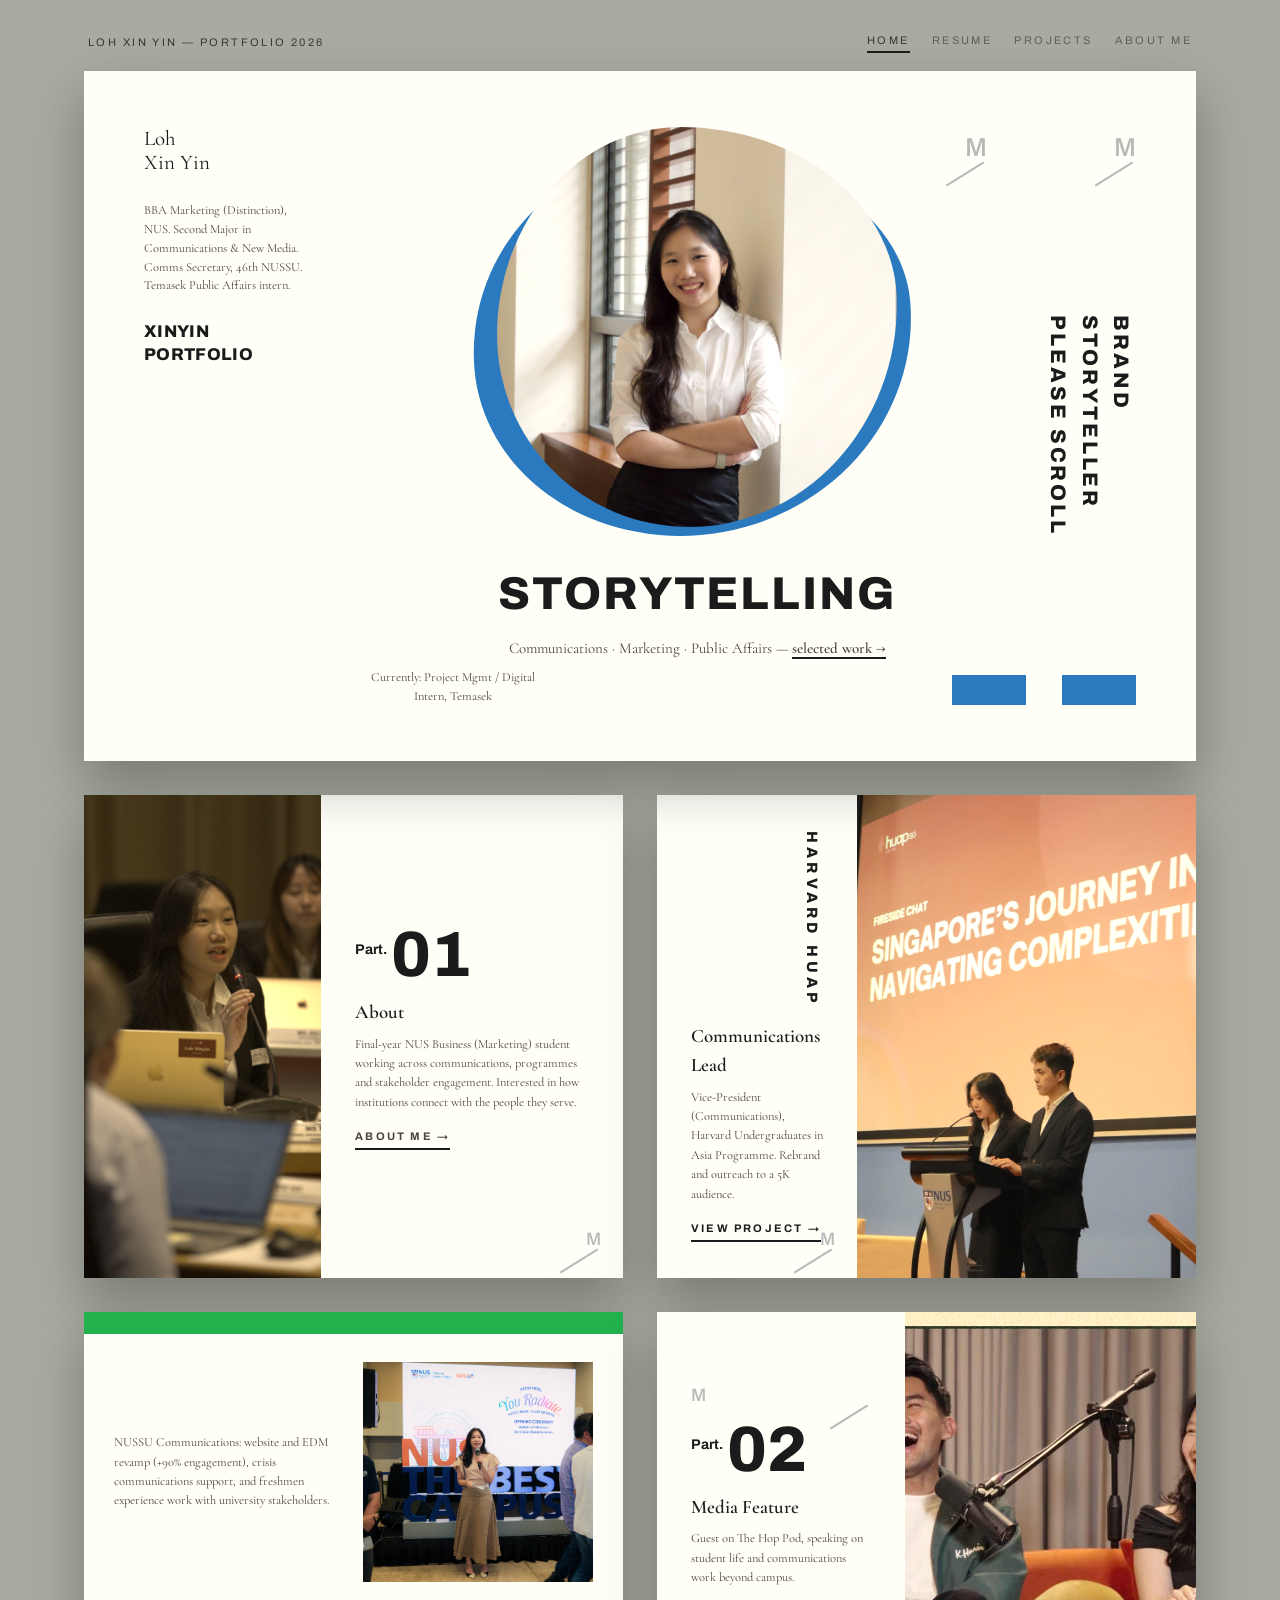
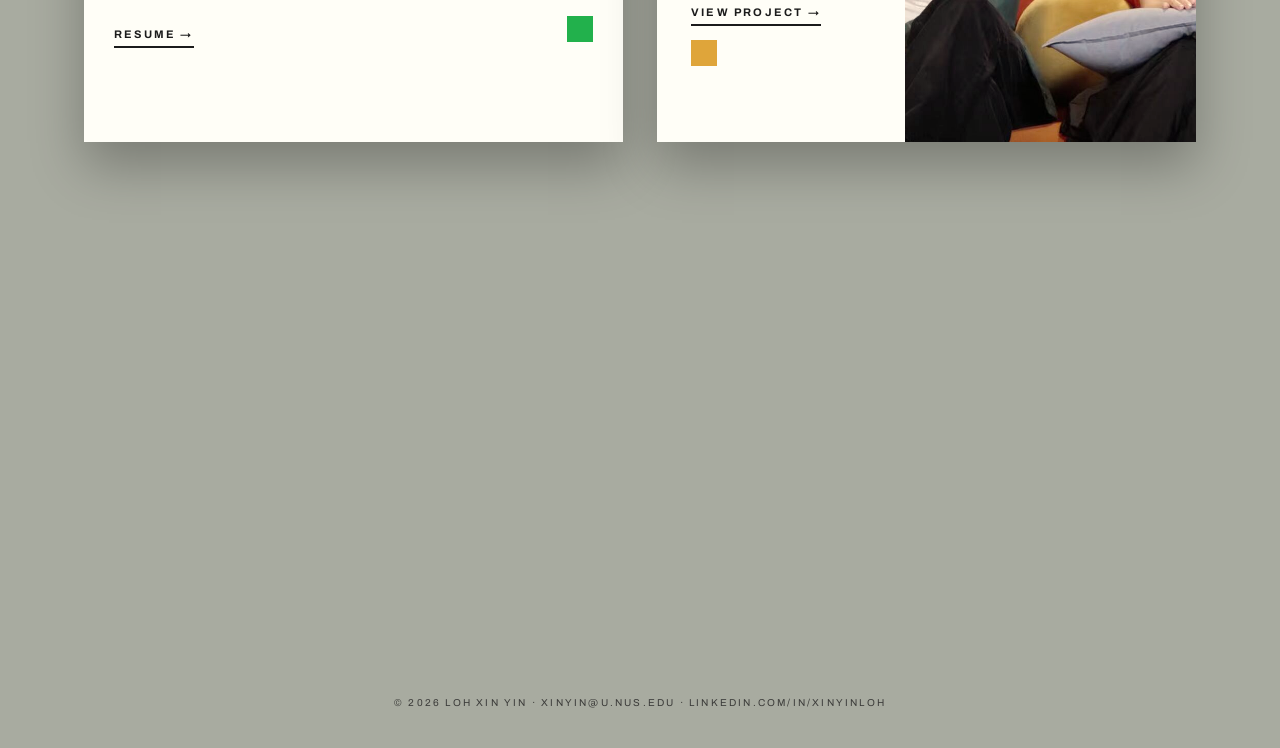
<file: index.html>
<!DOCTYPE html>
<html lang="en">
<head><meta charset="UTF-8"/><meta name="viewport" content="width=device-width, initial-scale=1.0"/>
<title>Loh Xin Yin — Portfolio</title><link rel="stylesheet" href="styles.css"/></head>
<body>
<div class="container">
  <div class="topbar"><span>Loh Xin Yin — Portfolio 2026</span>
    <div class="links"><a href="index.html" class="active">Home</a><a href="resume.html">Resume</a><a href="projects.html">Projects</a><a href="about.html">About Me</a></div>
  </div>

  <!-- BOARD 1: hero, mirrors inspo2 top card -->
  <div class="board hero-board reveal visible">
    <div>
      <div class="kick">Loh<br>Xin Yin</div>
      <p class="micro">BBA Marketing (Distinction), NUS. Second Major in Communications &amp; New Media. Comms Secretary, 46th NUSSU. Temasek Public Affairs intern.</p>
      <div class="brandmark">XINYIN<br>PORTFOLIO</div>
    </div>
    <div class="hero-mid">
      <div class="m-mark hide-m" style="position:absolute;right:6%;top:0">M</div>
      <div class="hero-fig">
        <div class="hero-blue"></div>
        <img src="assets/me.png" onerror="this.onerror=null;this.src='assets/hero.jpg'" alt="Portrait of Loh Xin Yin"/>
      </div>
      <h1 class="hero-title">STORYTELLING</h1>
      <p class="hero-sub">Communications · Marketing · Public Affairs — <a href="projects.html" style="border-bottom:2px solid var(--ink);font-weight:600">selected work →</a></p>
      <div class="hero-foot"><span class="micro" style="margin:0">Currently: Project Mgmt / Digital Intern, Temasek</span><span class="chip"></span></div>
    </div>
    <div style="display:flex;flex-direction:column;justify-content:space-between;align-items:flex-end">
      <div class="m-mark hide-m">M</div>
      <div class="v-text">BRAND<br>STORYTELLER<br>PLEASE SCROLL</div>
      <span class="chip"></span>
    </div>
  </div>

  <!-- ROW 2: two Part. panels, mirrors inspo2 middle row -->
  <div class="duo">
    <div class="panel reveal">
      <div class="pic"><img src="assets/hero.jpg" style="object-position:center 22%" alt="Xin Yin at NUSSU meeting"/></div>
      <div class="txt">
        <div class="part-no"><small>Part.</small>01</div>
        <div class="part-h">About</div>
        <p class="part-p">Final-year NUS Business (Marketing) student working across communications, programmes and stakeholder engagement. Interested in how institutions connect with the people they serve. <a class="morelink" href="about.html">About me →</a></p>
        <div class="m-mark">M</div>
      </div>
    </div>
    <div class="panel reveal">
      <div class="txt" style="flex:0 0 200px">
        <div class="v-mini">HARVARD HUAP</div>
        <div class="part-h" style="margin-top:14px">Communications Lead</div>
        <p class="part-p">Vice-President (Communications), Harvard Undergraduates in Asia Programme. Rebrand and outreach to a 5K audience.</p>
        <div><a class="morelink" href="projects.html">View project →</a></div>
        <div class="m-mark">M</div>
      </div>
      <div class="pic" style="flex:1.25;min-height:460px"><img src="assets/huap.jpg" style="object-position:center 12%" alt="Xin Yin emceeing HUAP fireside chat"/></div>
    </div>
  </div>

  <div style="height:34px"></div>

  <!-- ROW 3: mirrors inspo2 bottom row -->
  <div class="duo">
    <div class="panel reveal" style="flex-direction:column">
      <div class="bar-top"></div>
      <div style="display:grid;grid-template-columns:1fr 1fr;gap:18px;padding:28px 30px;align-items:center">
        <p class="part-p">NUSSU Communications: website and EDM revamp (+90% engagement), crisis communications support, and freshmen experience work with university stakeholders.</p>
        <div><img src="assets/proj-yih.jpg" alt="Xin Yin emceeing YIH Reopening" style="width:100%;height:220px;object-fit:cover;filter:sepia(.15)"/></div>
      </div>
      <div style="display:flex;justify-content:space-between;align-items:center;padding:0 30px 24px">
        <a class="morelink" href="resume.html">Resume →</a><span class="sq green"></span>
      </div>
    </div>
    <div class="panel reveal">
      <div class="txt">
        <div class="m-mark" style="position:static;text-align:left">M</div>
        <div class="part-no"><small>Part.</small>02</div>
        <div class="part-h">Media Feature</div>
        <p class="part-p">Guest on The Hop Pod, speaking on student life and communications work beyond campus.</p>
        <div><a class="morelink" href="projects.html">View project →</a></div>
        <div style="margin-top:14px"><span class="sq mustard"></span></div>
      </div>
      <div class="pic" style="flex:0 0 54%;min-height:430px"><img src="assets/hoppod.jpeg" style="object-position:center 30%" alt="Xin Yin on The Hop Pod"/></div>
    </div>
  </div>

  <div style="height:34px"></div>

  <!-- BOARD: testimonials -->
  <div class="board reveal" style="position:relative">
    <div class="part-no"><small>Part.</small>03</div>
    <div class="part-h">Testimonials</div>
    <p class="part-p">References from NUS staff I worked with. Select to read the full letter.</p>
    <div class="testi2"><p class="q">“She shows up with ideas, follows through with care, and makes everyone around her better at their jobs.”</p><cite>Ms Elissa Chia — Associate Director, Communications, NUS OSA · 21 Nov 2025</cite><br><button class="linklike" onclick="openTestimonial('elissa')">View testimonial</button></div>
    <div class="testi2"><p class="q">“Through her leadership, creativity, and resilience, many joint projects achieved great success.”</p><cite>Mr Lawrence Chai — Head, Digital Marketing, NUS OUC · 6 Nov 2025</cite><br><button class="linklike" onclick="openTestimonial('lawrence')">View testimonial</button></div>
  </div>

  <footer class="site">© 2026 Loh Xin Yin · xinyin@u.nus.edu · linkedin.com/in/xinyinloh</footer>
</div>

<div class="modal-overlay" id="modalOverlay" onclick="if(event.target===this)closeTestimonial()"><div class="modal-card"><div class="modal-head"><div><h3 id="modalTitle"></h3><p id="modalDate"></p></div><button class="modal-close" onclick="closeTestimonial()">✕</button></div><div class="modal-body" id="modalBody"></div></div></div>
<script src="script.js"></script>
</body></html>
</file>
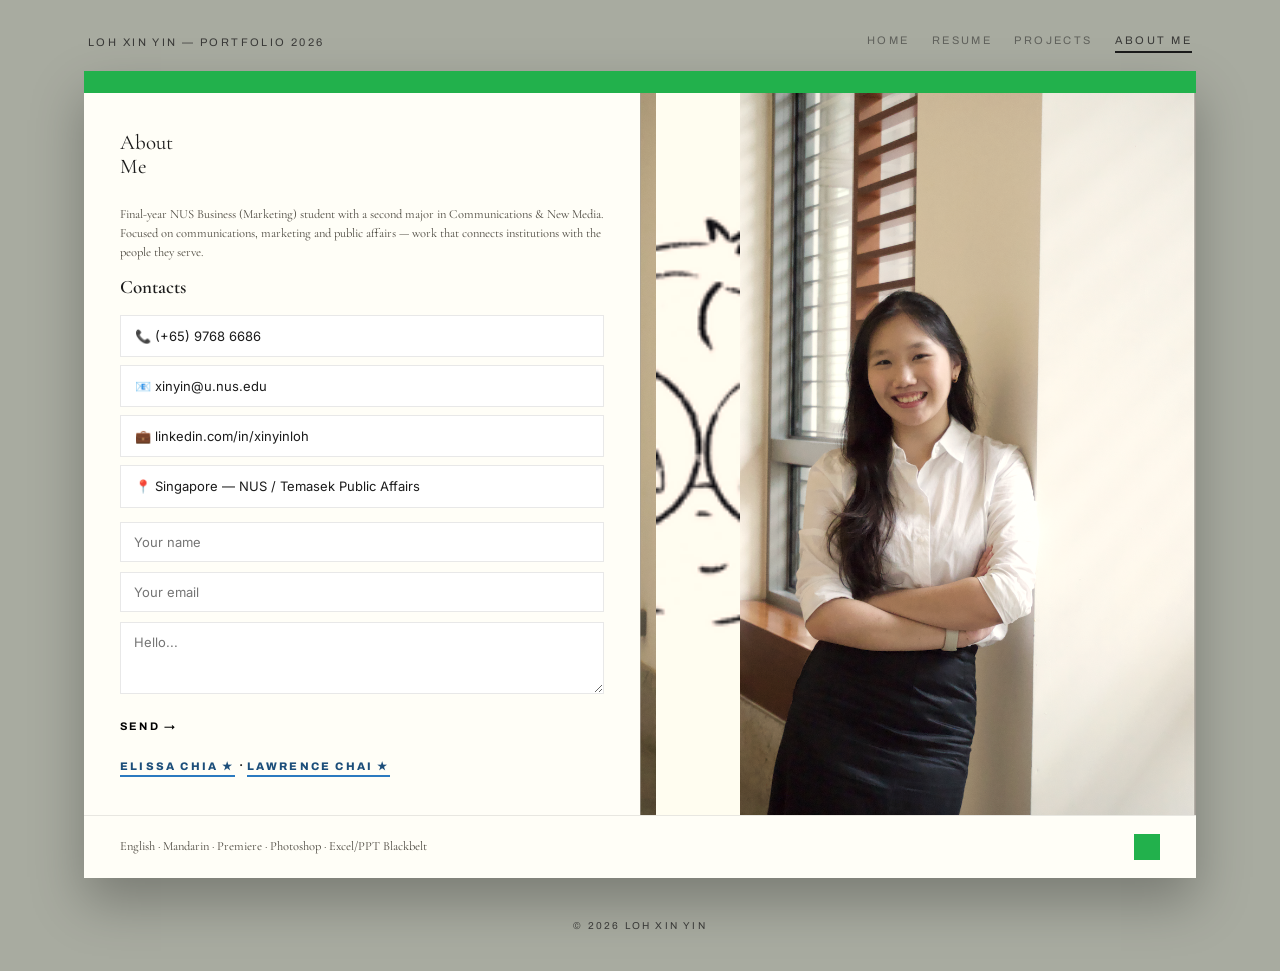
<file: about.html>
<!DOCTYPE html>
<html lang="en">
<head><meta charset="UTF-8"/><meta name="viewport" content="width=device-width, initial-scale=1.0"/>
<title>About Me — Loh Xin Yin</title><link rel="stylesheet" href="styles.css"/></head>
<body>
<div class="container">
  <div class="topbar"><span>Loh Xin Yin — Portfolio 2026</span>
    <div class="links"><a href="index.html">Home</a><a href="resume.html">Resume</a><a href="projects.html">Projects</a><a href="about.html" class="active">About Me</a></div>
  </div>

  <div class="board reveal visible" style="padding:0;overflow:hidden">
    <div class="bar-top"></div>
    <div class="about-split">
      <div style="padding:38px 36px">
        <div class="kick">About<br>Me</div>
        <p class="micro" style="max-width:none">Final-year NUS Business (Marketing) student with a second major in Communications &amp; New Media. Focused on communications, marketing and public affairs — work that connects institutions with the people they serve.</p>
        <div class="part-h">Contacts</div>
        <div class="contact-list">
          <a href="tel:+6597686686">📞 (+65) 9768 6686</a>
          <a href="mailto:xinyin@u.nus.edu">📧 xinyin@u.nus.edu</a>
          <a href="https://www.linkedin.com/in/xinyinloh/" target="_blank">💼 linkedin.com/in/xinyinloh</a>
          <a href="#">📍 Singapore — NUS / Temasek Public Affairs</a>
        </div>
        <form class="contact-form" onsubmit="event.preventDefault();alert('Demo form — email me at xinyin@u.nus.edu');">
          <input placeholder="Your name" required/><input placeholder="Your email" type="email" required/><textarea rows="3" placeholder="Hello..."></textarea>
          <div><button class="morelink" style="border:none;background:none;cursor:pointer" type="submit">Send →</button></div>
        </form>
        <div style="margin-top:14px"><button class="linklike" onclick="openTestimonial('elissa')">Elissa Chia ★</button> · <button class="linklike" onclick="openTestimonial('lawrence')">Lawrence Chai ★</button></div>
      </div>
      <div class="pic" style="position:relative"><img src="assets/me.png" onerror="this.onerror=null;this.src='assets/hero.jpg'" alt="Xin Yin"/><img class="doodle" src="assets/doodle.png" alt="doodle" style="left:16px;bottom:14px;width:84px"/></div>
    </div>
    <div style="display:flex;justify-content:space-between;align-items:center;padding:18px 36px;border-top:1px solid var(--line)"><span class="part-p">English · Mandarin · Premiere · Photoshop · Excel/PPT Blackbelt</span><span class="sq green"></span></div>
  </div>

  <footer class="site">© 2026 Loh Xin Yin</footer>
</div>
<div class="modal-overlay" id="modalOverlay" onclick="if(event.target===this)closeTestimonial()"><div class="modal-card"><div class="modal-head"><div><h3 id="modalTitle"></h3><p id="modalDate"></p></div><button class="modal-close" onclick="closeTestimonial()">✕</button></div><div class="modal-body" id="modalBody"></div></div></div>
<script src="script.js"></script>
</body></html>
</file>
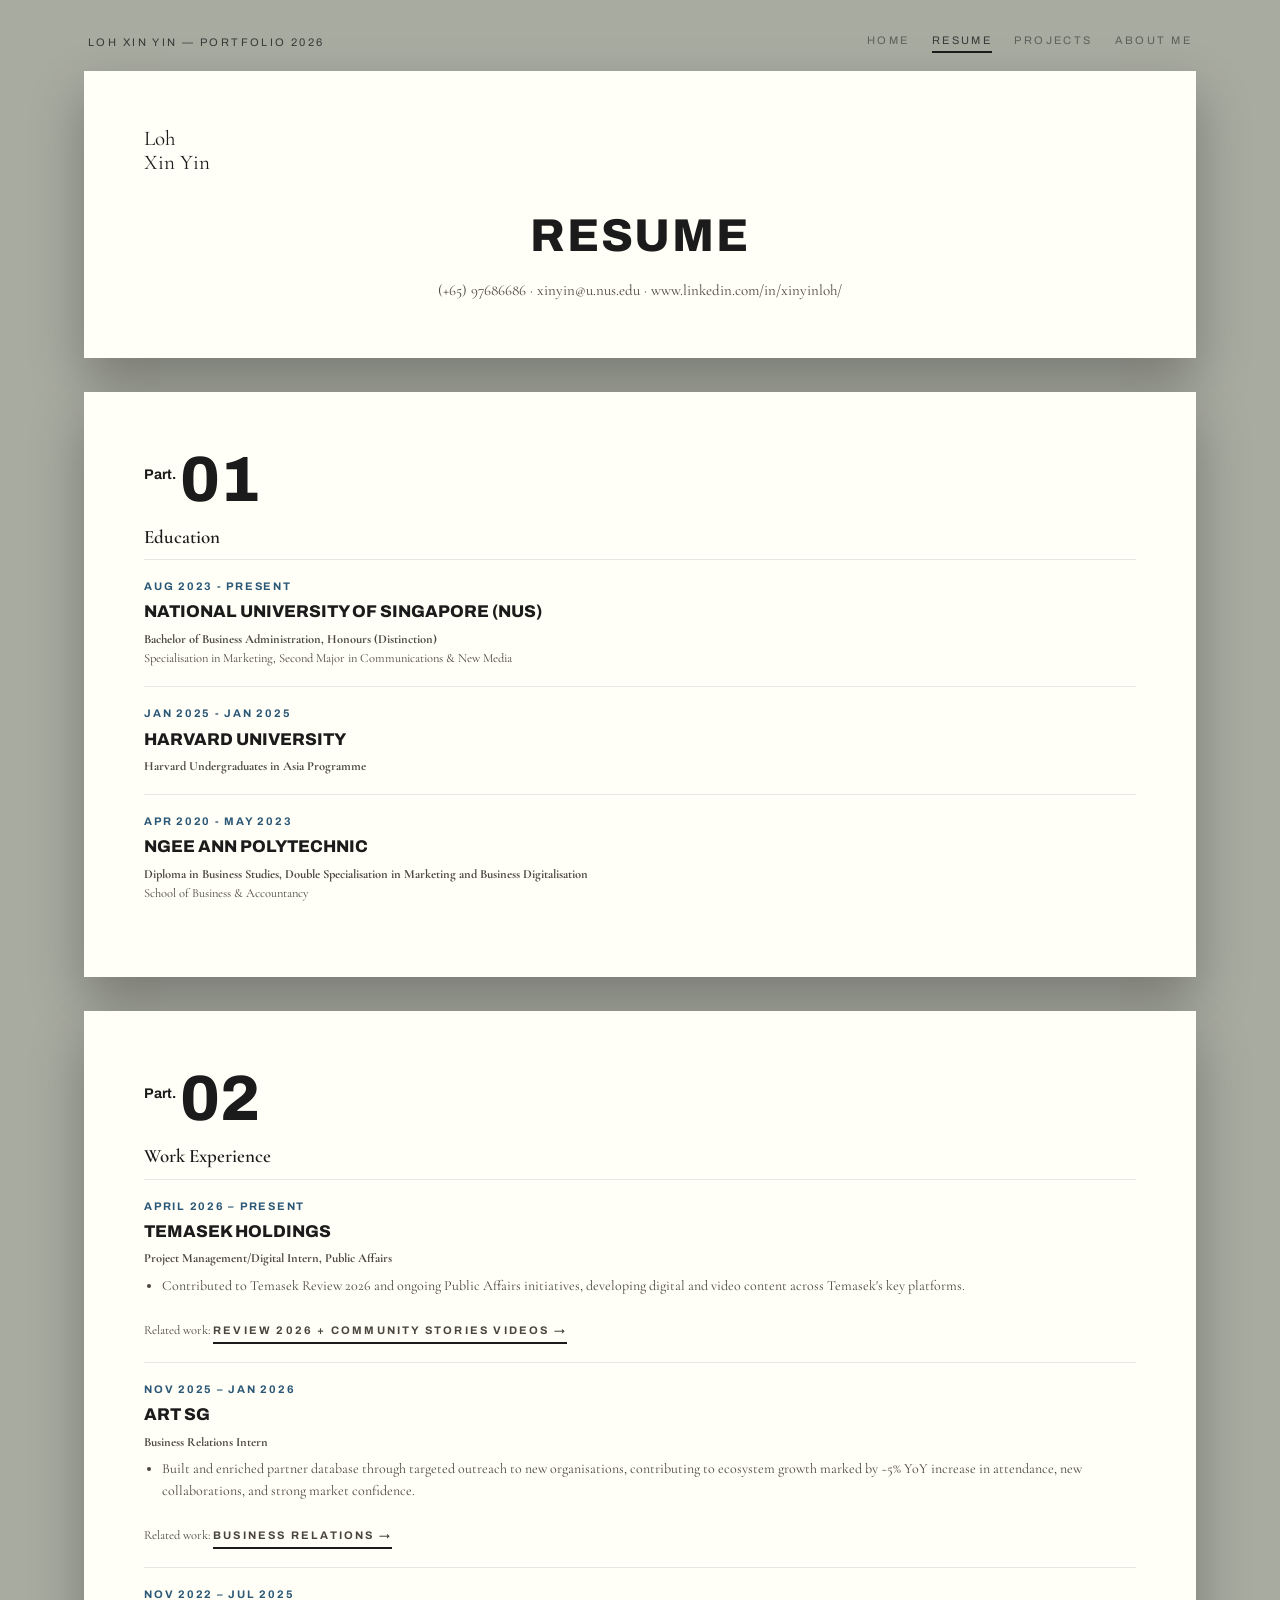
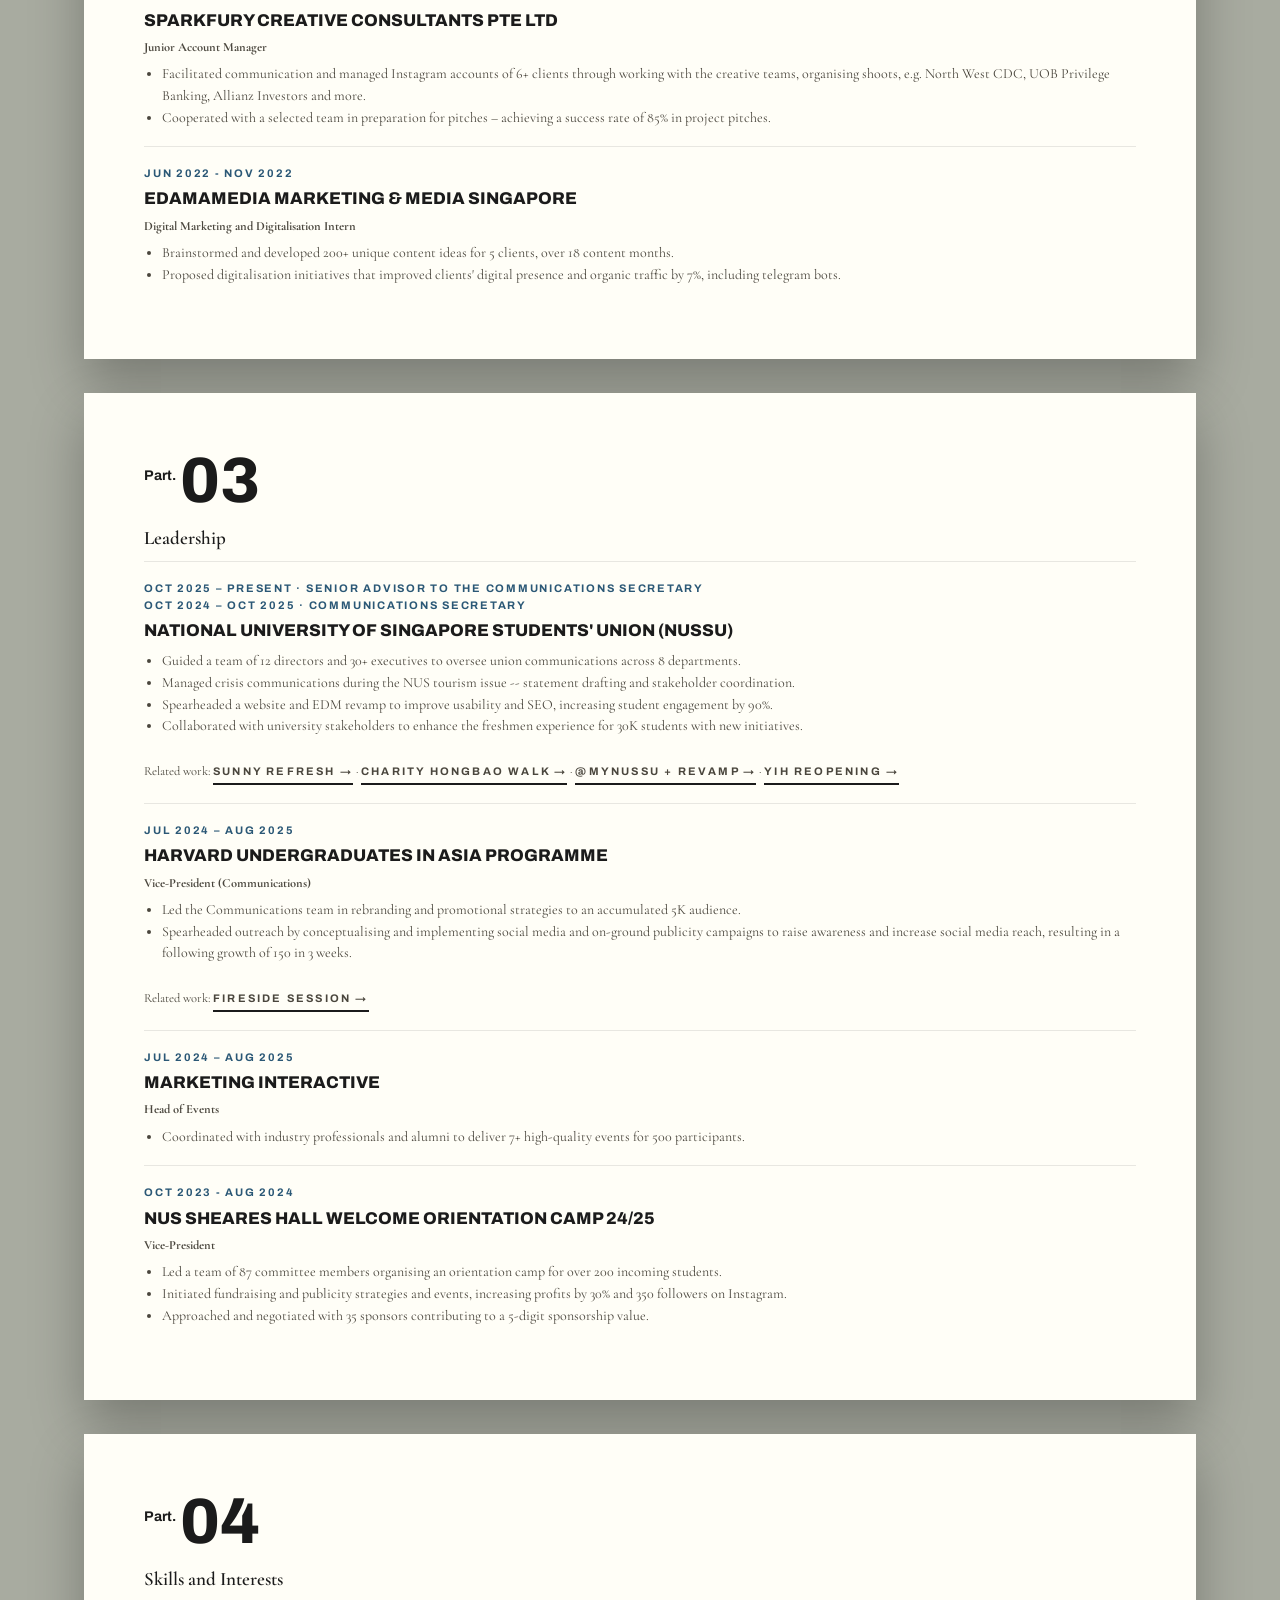
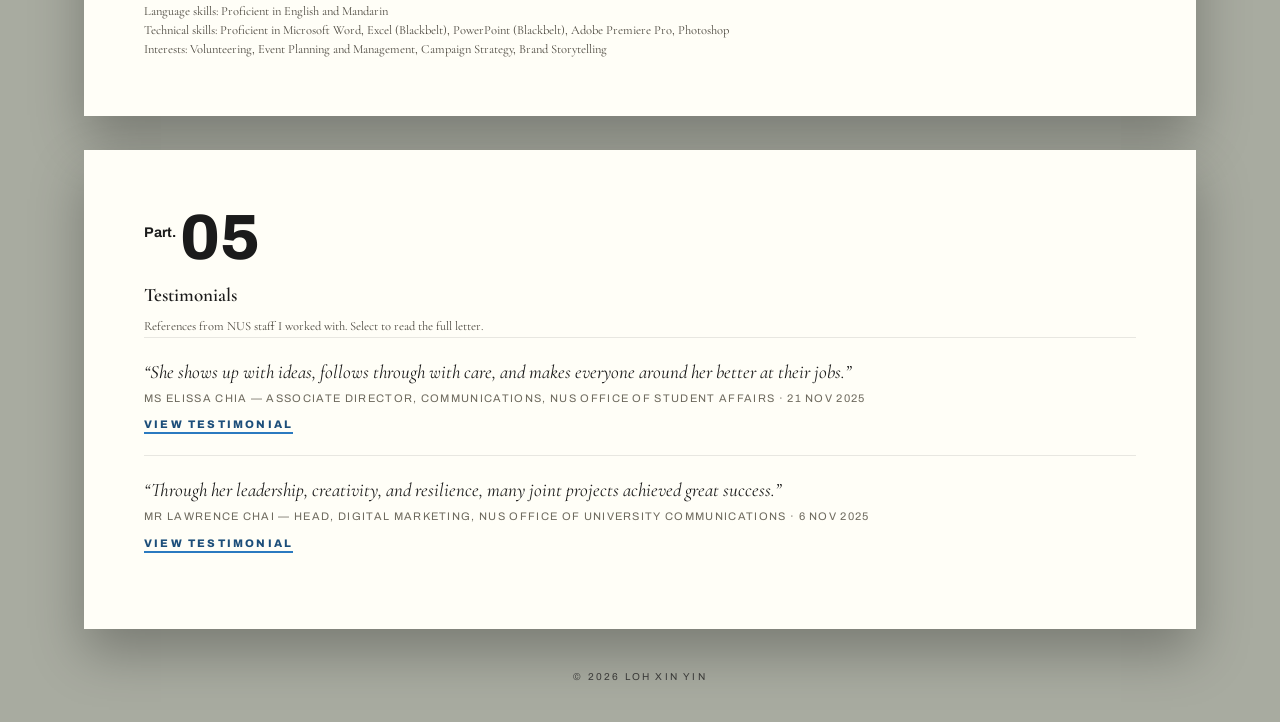
<file: resume.html>
<!DOCTYPE html>
<html lang="en">
<head><meta charset="UTF-8"/><meta name="viewport" content="width=device-width, initial-scale=1.0"/>
<title>Resume — Loh Xin Yin</title><link rel="stylesheet" href="styles.css"/></head>
<body>
<div class="container">
  <div class="topbar"><span>Loh Xin Yin — Portfolio 2026</span>
    <div class="links"><a href="index.html">Home</a><a href="resume.html" class="active">Resume</a><a href="projects.html">Projects</a><a href="about.html">About Me</a></div>
  </div>

  <div class="board reveal visible">
    <div class="kick">Loh<br>Xin Yin</div>
    <h1 class="hero-title" style="text-align:center">RESUME</h1>
    <p class="hero-sub" style="text-align:center">(+65) 97686686 · xinyin@u.nus.edu · www.linkedin.com/in/xinyinloh/</p>
  </div>

  <div class="board reveal">
    <div class="part-no"><small>Part.</small>01</div>
    <div class="part-h">Education</div>
    <div class="job"><div class="job-date">Aug 2023 - Present</div><h4>NATIONAL UNIVERSITY OF SINGAPORE (NUS)</h4><p class="part-p"><b>Bachelor of Business Administration, Honours (Distinction)</b><br>Specialisation in Marketing, Second Major in Communications &amp; New Media</p></div>
    <div class="job"><div class="job-date">Jan 2025 - Jan 2025</div><h4>HARVARD UNIVERSITY</h4><p class="part-p"><b>Harvard Undergraduates in Asia Programme</b></p></div>
    <div class="job"><div class="job-date">Apr 2020 - May 2023</div><h4>NGEE ANN POLYTECHNIC</h4><p class="part-p"><b>Diploma in Business Studies, Double Specialisation in Marketing and Business Digitalisation</b><br>School of Business &amp; Accountancy</p></div>
  </div>

  <div class="board reveal">
    <div class="part-no"><small>Part.</small>02</div>
    <div class="part-h">Work Experience</div>
    <div class="job"><div class="job-date">April 2026 – Present</div><h4>TEMASEK HOLDINGS</h4><p class="part-p"><b>Project Management/Digital Intern, Public Affairs</b></p><ul><li>Contributed to Temasek Review 2026 and ongoing Public Affairs initiatives, developing digital and video content across Temasek's key platforms.</li></ul>
      <p class="part-p" style="margin-top:10px">Related work: <a class="morelink" href="projects.html#slide-6">Review 2026 + Community Stories videos →</a></p></div>
    <div class="job"><div class="job-date">Nov 2025 – Jan 2026</div><h4>ART SG</h4><p class="part-p"><b>Business Relations Intern</b></p><ul><li>Built and enriched partner database through targeted outreach to new organisations, contributing to ecosystem growth marked by ~5% YoY increase in attendance, new collaborations, and strong market confidence.</li></ul>
      <p class="part-p" style="margin-top:10px">Related work: <a class="morelink" href="projects.html#slide-5">Business Relations →</a></p></div>
    <div class="job"><div class="job-date">Nov 2022 – Jul 2025</div><h4>SPARKFURY CREATIVE CONSULTANTS PTE LTD</h4><p class="part-p"><b>Junior Account Manager</b></p><ul><li>Facilitated communication and managed Instagram accounts of 6+ clients through working with the creative teams, organising shoots, e.g. North West CDC, UOB Privilege Banking, Allianz Investors and more.</li><li>Cooperated with a selected team in preparation for pitches – achieving a success rate of 85% in project pitches.</li></ul></div>
    <div class="job"><div class="job-date">Jun 2022 - Nov 2022</div><h4>EDAMAMEDIA MARKETING &amp; MEDIA SINGAPORE</h4><p class="part-p"><b>Digital Marketing and Digitalisation Intern</b></p><ul><li>Brainstormed and developed 200+ unique content ideas for 5 clients, over 18 content months.</li><li>Proposed digitalisation initiatives that improved clients' digital presence and organic traffic by 7%, including telegram bots.</li></ul></div>
  </div>

  <div class="board reveal">
    <div class="part-no"><small>Part.</small>03</div>
    <div class="part-h">Leadership</div>
    <div class="job"><div class="job-date">Oct 2025 – Present · Senior Advisor to the Communications Secretary<br>Oct 2024 – Oct 2025 · Communications Secretary</div><h4>NATIONAL UNIVERSITY OF SINGAPORE STUDENTS' UNION (NUSSU)</h4><ul><li>Guided a team of 12 directors and 30+ executives to oversee union communications across 8 departments.</li><li>Managed crisis communications during the NUS tourism issue -- statement drafting and stakeholder coordination.</li><li>Spearheaded a website and EDM revamp to improve usability and SEO, increasing student engagement by 90%.</li><li>Collaborated with university stakeholders to enhance the freshmen experience for 30K students with new initiatives.</li></ul>
      <p class="part-p" style="margin-top:10px">Related work: <a class="morelink" href="projects.html#slide-1">Sunny Refresh →</a> · <a class="morelink" href="projects.html#slide-3">Charity Hongbao Walk →</a> · <a class="morelink" href="projects.html#slide-4">@mynussu + Revamp →</a> · <a class="morelink" href="projects.html#slide-2">YIH Reopening →</a></p></div>
    <div class="job"><div class="job-date">Jul 2024 – Aug 2025</div><h4>HARVARD UNDERGRADUATES IN ASIA PROGRAMME</h4><p class="part-p"><b>Vice-President (Communications)</b></p><ul><li>Led the Communications team in rebranding and promotional strategies to an accumulated 5K audience.</li><li>Spearheaded outreach by conceptualising and implementing social media and on-ground publicity campaigns to raise awareness and increase social media reach, resulting in a following growth of 150 in 3 weeks.</li></ul>
      <p class="part-p" style="margin-top:10px">Related work: <a class="morelink" href="projects.html#slide-7">Fireside session →</a></p></div>
    <div class="job"><div class="job-date">Jul 2024 – Aug 2025</div><h4>MARKETING INTERACTIVE</h4><p class="part-p"><b>Head of Events</b></p><ul><li>Coordinated with industry professionals and alumni to deliver 7+ high-quality events for 500 participants.</li></ul></div>
    <div class="job"><div class="job-date">Oct 2023 - Aug 2024</div><h4>NUS SHEARES HALL WELCOME ORIENTATION CAMP 24/25</h4><p class="part-p"><b>Vice-President</b></p><ul><li>Led a team of 87 committee members organising an orientation camp for over 200 incoming students.</li><li>Initiated fundraising and publicity strategies and events, increasing profits by 30% and 350 followers on Instagram.</li><li>Approached and negotiated with 35 sponsors contributing to a 5-digit sponsorship value.</li></ul></div>
  </div>

  <div class="board reveal">
    <div class="part-no"><small>Part.</small>04</div>
    <div class="part-h">Skills and Interests</div>
    <p class="part-p">Language skills: Proficient in English and Mandarin<br>Technical skills: Proficient in Microsoft Word, Excel (Blackbelt), PowerPoint (Blackbelt), Adobe Premiere Pro, Photoshop<br>Interests: Volunteering, Event Planning and Management, Campaign Strategy, Brand Storytelling</p>
  </div>

  <div class="board reveal">
    <div class="part-no"><small>Part.</small>05</div>
    <div class="part-h">Testimonials</div>
    <p class="part-p">References from NUS staff I worked with. Select to read the full letter.</p>
    <div class="testi2"><p class="q">“She shows up with ideas, follows through with care, and makes everyone around her better at their jobs.”</p><cite>Ms Elissa Chia — Associate Director, Communications, NUS Office of Student Affairs · 21 Nov 2025</cite><br><button class="linklike" onclick="openTestimonial('elissa')">View testimonial</button></div>
    <div class="testi2"><p class="q">“Through her leadership, creativity, and resilience, many joint projects achieved great success.”</p><cite>Mr Lawrence Chai — Head, Digital Marketing, NUS Office of University Communications · 6 Nov 2025</cite><br><button class="linklike" onclick="openTestimonial('lawrence')">View testimonial</button></div>
  </div>

  <footer class="site">© 2026 Loh Xin Yin</footer>
</div>
<div class="modal-overlay" id="modalOverlay" onclick="if(event.target===this)closeTestimonial()"><div class="modal-card"><div class="modal-head"><div><h3 id="modalTitle"></h3><p id="modalDate"></p></div><button class="modal-close" onclick="closeTestimonial()">✕</button></div><div class="modal-body" id="modalBody"></div></div></div>
<script src="script.js"></script>
</body></html>
</file>
<file: styles.css>
@import url('https://fonts.googleapis.com/css2?family=Archivo:wght@500;700;800&family=Cormorant+Garamond:ital,wght@0,500;0,600;1,500&family=Inter:wght@400;500;600&display=swap');

:root{
  --stage:#A8ABA0;
  --paper:#FFFEF7;
  --ink:#1B1B1B;
  --grey:#B9B9B9;
  --muted:#6E6A5E;
  --blue:#2B7AC0;
  --green:#22B14C;
  --mustard:#DFA53A;
  --line:rgba(0,0,0,.09);
}
*{margin:0;padding:0;box-sizing:border-box}
html{scroll-behavior:smooth}
body{background:var(--stage);color:var(--ink);font-family:'Inter',sans-serif;line-height:1.55;font-size:15px}
a{color:inherit;text-decoration:none}
img{display:block;max-width:100%}
.container{max-width:1160px;margin:0 auto;padding:28px 24px}
.serif{font-family:'Cormorant Garamond',serif}
.sans{font-family:'Archivo',sans-serif}

/* top mini nav — quiet, lets the boards lead */
.topbar{display:flex;justify-content:space-between;align-items:center;padding:4px 4px 18px;font-family:'Archivo',sans-serif;font-size:11px;letter-spacing:.22em;text-transform:uppercase;color:#3a3a38}
.topbar .links{display:flex;gap:22px}
.topbar a{opacity:.65;border-bottom:2px solid transparent;padding-bottom:2px}
.topbar a:hover,.topbar a.active{opacity:1;border-color:var(--ink)}

/* THE BOARD — inspo2 cream card */
.board{background:var(--paper);box-shadow:0 24px 50px rgba(0,0,0,.28);padding:56px 60px;position:relative;margin-bottom:34px}
.board:last-child{margin-bottom:0}

/* HERO board — mirrors inspo2 top */
.hero-board{display:grid;grid-template-columns:190px 1fr 76px;gap:34px;min-height:520px}
.kick{font-family:'Cormorant Garamond',serif;font-size:21px;line-height:1.15}
.micro{font-family:'Cormorant Garamond',serif;font-size:12.5px;line-height:1.5;color:#4a463d;margin-top:26px;max-width:170px}
.brandmark{font-family:'Archivo',sans-serif;font-weight:800;font-size:17px;line-height:1.35;letter-spacing:.02em;margin-top:26px}
.hero-mid{text-align:center;position:relative}
.hero-fig{position:relative;display:inline-block}
.hero-blue{position:absolute;inset:6% -4% -2% -6%;background:var(--blue);border-radius:46% 54% 52% 48%/52% 44% 56% 48%;transform:rotate(-5deg)}
.hero-fig img{position:relative;width:min(400px,58vw);height:400px;object-fit:cover;border-radius:46% 54% 52% 48%/52% 44% 56% 48%;filter:sepia(.18) contrast(1.03);animation:floaty 6s ease-in-out infinite}
.hero-title{font-family:'Archivo',sans-serif;font-weight:800;font-size:clamp(28px,4.6vw,46px);letter-spacing:.04em;margin-top:26px}
.hero-sub{font-family:'Cormorant Garamond',serif;font-size:15px;color:#4a463d;margin-top:6px}
.m-mark{font-family:'Archivo',sans-serif;color:var(--grey);font-size:26px;font-weight:500;text-align:right}
.m-mark::after{content:'';display:block;width:44px;height:2px;background:var(--grey);margin:6px 0 0 auto;transform:rotate(-32deg)}
.v-text{writing-mode:vertical-rl;font-family:'Archivo',sans-serif;font-weight:800;font-size:21px;letter-spacing:.14em;line-height:1.5;text-align:left}
.chip{display:inline-block;width:74px;height:30px;background:var(--blue)}
.chip.green{background:var(--green)} .chip.mustard{background:var(--mustard)}
.hero-foot{display:flex;justify-content:space-between;align-items:flex-end;margin-top:8px}

/* Part panels — inspo2 middle/bottom rows */
.duo{display:grid;grid-template-columns:1fr 1fr;gap:34px}
.panel{background:var(--paper);box-shadow:0 24px 50px rgba(0,0,0,.28);display:flex;overflow:hidden;min-height:340px}
.panel .pic{flex:0 0 44%;position:relative;min-height:340px}
.panel .pic img{position:absolute;inset:0;width:100%;height:100%;object-fit:cover;filter:sepia(.22) contrast(1.02)}
.panel .txt{flex:1;padding:36px 34px;display:flex;flex-direction:column;justify-content:center;position:relative}
.part-no{font-family:'Archivo',sans-serif;font-weight:800;font-size:64px;line-height:1}
.part-no small{font-size:14px;font-weight:700;vertical-align:super;margin-right:4px}
.part-h{font-family:'Cormorant Garamond',serif;font-weight:600;font-size:19px;margin:10px 0 8px}
.part-p{font-family:'Cormorant Garamond',serif;font-size:12.5px;line-height:1.55;color:#4a463d}
.panel .m-mark{position:absolute;right:22px;bottom:16px;font-size:18px}
.v-mini{writing-mode:vertical-rl;font-family:'Archivo',sans-serif;font-weight:800;font-size:15px;letter-spacing:.28em}
.bar-top{height:22px;background:var(--green)}
.pic-mustard{background:var(--mustard)}
.pic-mustard img{mix-blend-mode:multiply;filter:contrast(1.05) sepia(.3)}
.sq{width:26px;height:26px;display:inline-block}
.sq.green{background:var(--green)} .sq.mustard{background:var(--mustard)} .sq.blue{background:var(--blue)}

/* buttons — minimal, inspo2 has almost none; keep small underline links */
.morelink{font-family:'Archivo',sans-serif;font-size:11px;letter-spacing:.2em;text-transform:uppercase;font-weight:700;border-bottom:2px solid var(--ink);padding-bottom:3px;display:inline-block;margin-top:16px;transition:.2s}
.morelink:hover{color:var(--blue);border-color:var(--blue)}
.tag{font-family:'Archivo',sans-serif;font-size:10px;letter-spacing:.14em;text-transform:uppercase;border:1px solid var(--line);padding:4px 10px;margin:0 6px 6px 0;display:inline-block;background:#fff}

/* resume rows */
.job{border-top:1px solid var(--line);padding:18px 0}
.job:first-of-type{border-top:none}
.job-date{font-family:'Archivo',sans-serif;font-size:11px;letter-spacing:.16em;text-transform:uppercase;font-weight:700;color:#2B5876}
.job h4{font-family:'Archivo',sans-serif;font-size:17px;font-weight:800;margin:4px 0}
.job ul{margin:6px 0 0 18px;font-family:'Cormorant Garamond',serif;font-size:14px;color:#4a463d}

/* carousel — sits inside a board */
.car{position:relative;background:#fff;border:1px solid var(--line)}
.slides{display:flex;transition:transform .55s cubic-bezier(.65,0,.35,1)}
.slide{min-width:100%;display:grid;grid-template-columns:1fr 1fr}
.slide img{width:100%;height:420px;object-fit:cover;filter:sepia(.22)}
.slide-body{padding:38px 36px;display:flex;flex-direction:column;justify-content:center}
.slide-body h3{font-family:'Archivo',sans-serif;font-weight:800;font-size:26px;line-height:1.15}
.car-btn{position:absolute;top:46%;width:44px;height:44px;border-radius:50%;border:1px solid var(--ink);background:var(--paper);cursor:pointer;font-size:20px;z-index:2}
.car-btn:hover{background:var(--ink);color:var(--paper)}
#prevBtn{left:-22px}#nextBtn{right:-22px}
.dots{display:flex;gap:8px;justify-content:center;padding:16px;background:#fff;border:1px solid var(--line);border-top:none}
.dot{width:34px;height:6px;background:rgba(0,0,0,.14);border:none;cursor:pointer}
.dot.active{background:var(--ink)}
.count{font-family:'Archivo',sans-serif;font-size:11px;letter-spacing:.2em}

/* testimonials */
.testi2{border-top:1px solid var(--line);padding:20px 0}
.testi2 .q{font-family:'Cormorant Garamond',serif;font-size:19px;font-style:italic;line-height:1.45}
.testi2 cite{font-style:normal;font-family:'Archivo',sans-serif;font-size:11px;letter-spacing:.12em;text-transform:uppercase;color:var(--muted)}
button.linklike{background:none;border:none;cursor:pointer;font-family:'Archivo',sans-serif;font-size:11px;letter-spacing:.2em;text-transform:uppercase;font-weight:800;border-bottom:2px solid var(--blue);color:#1c4e7a;padding-bottom:2px;margin-top:10px}

/* modal — cream card like the boards */
.modal-overlay{position:fixed;inset:0;background:rgba(40,40,38,.55);display:none;align-items:center;justify-content:center;z-index:100;padding:20px}
.modal-overlay.open{display:flex}
.modal-card{background:var(--paper);max-width:660px;width:100%;max-height:84vh;display:flex;flex-direction:column;box-shadow:0 30px 60px rgba(0,0,0,.4)}
.modal-head{padding:24px 28px;border-bottom:1px solid var(--line);display:flex;justify-content:space-between;gap:14px}
.modal-head h3{font-family:'Archivo',sans-serif;font-size:17px}
.modal-head p{font-size:12px;color:var(--muted)}
.modal-body{padding:22px 28px;overflow:auto;font-family:'Cormorant Garamond',serif;font-size:15px}
.modal-body p{margin-bottom:12px}
.modal-close{border:1px solid var(--ink);background:none;width:34px;height:34px;border-radius:50%;cursor:pointer;flex-shrink:0}

/* about */
.about-split{display:grid;grid-template-columns:1fr 1fr;gap:0}
.about-split .pic{position:relative;min-height:480px}
.about-split .pic img{position:absolute;inset:0;width:100%;height:100%;object-fit:cover;filter:sepia(.2)}
.contact-list{display:flex;flex-direction:column;gap:8px;margin-top:14px}
.contact-list a{border:1px solid var(--line);background:#fff;padding:10px 14px;font-size:13px}
.contact-list a:hover{border-color:var(--ink)}
input,textarea{border:1px solid var(--line);background:#fff;padding:11px 13px;font-family:inherit;font-size:13px;width:100%}
form.contact-form{display:flex;flex-direction:column;gap:10px;margin-top:14px}

footer.site{text-align:center;font-family:'Archivo',sans-serif;font-size:10px;letter-spacing:.22em;text-transform:uppercase;color:#3c3c3a;padding:6px 0 10px}

.reveal{opacity:0;transform:translateY(20px);transition:.6s ease}
.reveal.visible{opacity:1;transform:none}
@keyframes floaty{0%,100%{transform:translateY(0)}50%{transform:translateY(-14px)}}

/* doodle companion */
.doodle{position:absolute;width:110px;pointer-events:none;animation:floaty 5s ease-in-out infinite;filter:drop-shadow(0 6px 10px rgba(0,0,0,.18))}
.doodle-cap{font-family:'Cormorant Garamond',serif;font-style:italic;font-size:12px;color:#4a463d}

/* video links (Temasek slide) */
.vid-grid{display:grid;grid-template-columns:1fr 1fr;gap:10px;margin-top:12px}
.vid-group{font-family:'Archivo',sans-serif;font-size:10px;letter-spacing:.16em;text-transform:uppercase;font-weight:800;color:#2B5876;margin:14px 0 2px}
a.yt{display:flex;gap:10px;align-items:center;background:#fff;border:1px solid var(--line);padding:6px;text-decoration:none;transition:.2s}
a.yt:hover{border-color:var(--ink);transform:translateY(-2px)}
a.yt img{width:96px;height:54px;object-fit:cover;flex-shrink:0;background:#000}
a.yt span{font-size:11.5px;line-height:1.35;font-weight:600}
a.yt small{display:block;font-weight:400;color:var(--muted);font-size:10.5px}

@media(max-width:900px){
  .board{padding:34px 24px}
  .hero-board{grid-template-columns:1fr;text-align:center}
  .hero-board .micro{margin-inline:auto}
  .v-text,.m-mark.hide-m{display:none}
  .duo,.slide,.about-split{grid-template-columns:1fr}
  .panel{flex-direction:column}
  .panel .pic{min-height:240px}
  .topbar .links{gap:12px;font-size:10px}
}
</file>
